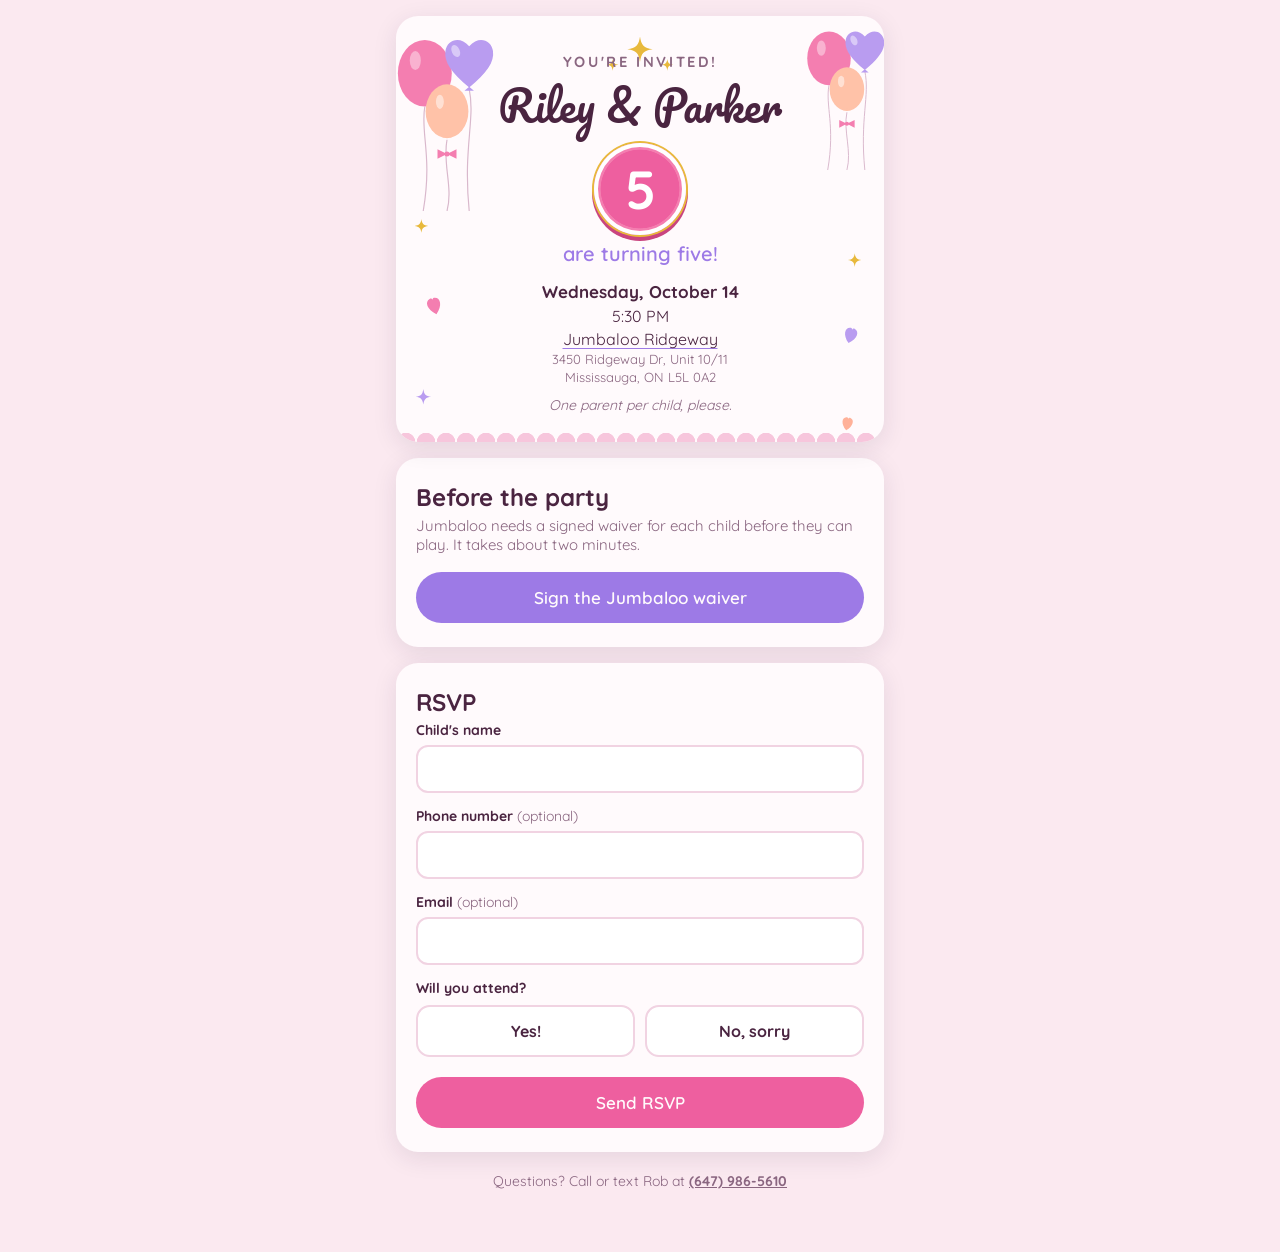
<file: index.html>
<!doctype html>
<html lang="en">
<head>
  <meta charset="utf-8">
  <meta name="viewport" content="width=device-width, initial-scale=1">
  <title>RSVP</title>
  <!-- Link preview for texts and chats. Crawlers don't run JS, so these are static. -->
  <meta property="og:title" content="Riley &amp; Parker's 5th Birthday">
  <meta property="og:description" content="Wednesday, October 14 at 5:30 PM at Jumbaloo Ridgeway. Tap to RSVP.">
  <meta property="og:image" content="https://rkunka31.github.io/birthday-invite/assets/share-invite.png">
  <meta property="og:url" content="https://rkunka31.github.io/birthday-invite/">
  <meta property="og:type" content="website">
  <meta name="twitter:card" content="summary_large_image">
  <link rel="stylesheet" href="assets/base.css">
  <script src="config.js"></script>
  <script src="assets/app.js"></script>
</head>
<body>
  <main class="rsvp-page">
    <header class="hero">
      <div class="decor" aria-hidden="true"></div>
      <p class="eyebrow">You're invited!</p>
      <h1 class="names" data-field="names"></h1>
      <div class="age-badge" data-field="age"></div>
      <p class="tagline">are turning <span data-field="ageWord"></span>!</p>
      <p class="details">
        <strong data-field="dateLabel"></strong><br>
        <span data-field="time"></span><br>
        <a class="map-link" data-href="mapUrl" target="_blank" rel="noopener" data-field="location" data-placeholder="Location TBD"></a><br>
        <small class="address" data-field="address" data-hide-empty></small>
      </p>
      <p class="note" data-field="guestNote" data-hide-empty></p>
    </header>

    <section class="panel waiver" data-show-if="waiverUrl">
      <h2>Before the party</h2>
      <p class="sub">Jumbaloo needs a signed waiver for each child before they can play. It takes about two minutes.</p>
      <a class="btn btn-secondary" data-href="waiverUrl" target="_blank" rel="noopener">Sign the Jumbaloo waiver</a>
    </section>

    <section class="panel" id="form-panel">
      <h2>RSVP</h2>
      <p class="sub" data-hide-empty-scope>Please reply by <span data-field="rsvpBy" data-hide-empty></span>.</p>

      <form id="rsvp" novalidate>
        <label class="field">
          <span>Child's name</span>
          <input name="name" autocomplete="off" required>
        </label>
        <label class="field">
          <span>Phone number <em>(optional)</em></span>
          <input name="phone" type="tel" autocomplete="tel" inputmode="tel">
        </label>
        <label class="field">
          <span>Email <em>(optional)</em></span>
          <input name="email" type="email" autocomplete="email">
        </label>
        <label class="hp" aria-hidden="true">Website <input name="website" tabindex="-1" autocomplete="off"></label>

        <fieldset>
          <legend>Will you attend?</legend>
          <div class="choices">
            <label class="choice"><input type="radio" name="attending" value="yes" required><span>Yes!</span></label>
            <label class="choice"><input type="radio" name="attending" value="no"><span>No, sorry</span></label>
          </div>
        </fieldset>

        <button class="btn" type="submit">Send RSVP</button>
        <p class="error" id="error" role="alert" hidden></p>
      </form>
    </section>

    <section class="panel thanks" id="thanks" hidden>
      <p class="big" id="thanks-icon"></p>
      <h2 id="thanks-title"></h2>
      <p class="sub" id="thanks-body"></p>
      <a class="btn" id="thanks-waiver" data-href="waiverUrl" target="_blank" rel="noopener" hidden>Sign the Jumbaloo waiver</a>
    </section>

    <p class="footer">Questions? Call or text <span data-field="host.name"></span> at
      <a data-href="telHref" data-field="host.phone"></a></p>
  </main>

  <script>
    (function () {
      var form = document.getElementById("rsvp");
      var error = document.getElementById("error");
      var button = form.querySelector("button");

      function showError(msg) { error.textContent = msg; error.hidden = false; }

      function showThanks(attending) {
        document.getElementById("form-panel").hidden = true;
        var yes = attending === "yes";
        document.getElementById("thanks-icon").textContent = yes ? "🎉" : "💌";
        document.getElementById("thanks-title").textContent = yes ? "See you there!" : "Thanks for letting us know";
        document.getElementById("thanks-body").textContent = yes
          ? PARTY.dateLabel + " at " + PARTY.time + ". " + (PARTY.guestNote || "")
          : "We'll miss you. Thanks for replying.";
        document.getElementById("thanks-waiver").hidden = !(yes && PARTY.waiverUrl);
        var waiver = document.querySelector(".panel.waiver");
        if (waiver && yes) waiver.hidden = true; // shown inside the thanks panel instead
        document.getElementById("thanks").hidden = false;
        document.getElementById("thanks").scrollIntoView({ block: "center" });
      }

      form.addEventListener("submit", function (e) {
        e.preventDefault();
        error.hidden = true;
        var data = new FormData(form);
        var name = (data.get("name") || "").trim();
        var phone = (data.get("phone") || "").trim();
        var email = (data.get("email") || "").trim();
        var attending = data.get("attending");

        if (!name) return showError("Please enter your child's name.");
        if (phone && phone.replace(/\D/g, "").length < 10) return showError("Please enter a 10-digit phone number, or leave it blank.");
        if (email && !form.email.checkValidity()) return showError("That email address doesn't look right.");
        if (!attending) return showError("Please choose yes or no.");
        if (data.get("website")) return showThanks(attending); // bot filled the hidden field

        if (!PARTY.rsvpEndpoint) {
          return showError("Online RSVP isn't connected yet. Please text " + PARTY.host.name + " at " + PARTY.host.phone + ".");
        }

        button.disabled = true;
        button.textContent = "Sending…";
        // Apps Script doesn't send CORS headers, so post as a simple form request and don't read the reply.
        fetch(PARTY.rsvpEndpoint, {
          method: "POST",
          mode: "no-cors",
          body: new URLSearchParams({ name: name, phone: phone, email: email, attending: attending })
        }).then(function () {
          showThanks(attending);
        }).catch(function () {
          button.disabled = false;
          button.textContent = "Send RSVP";
          showError("Something went wrong. Please try again or text " + PARTY.host.name + " at " + PARTY.host.phone + ".");
        });
      });
    })();
  </script>
</body>
</html>
</file>
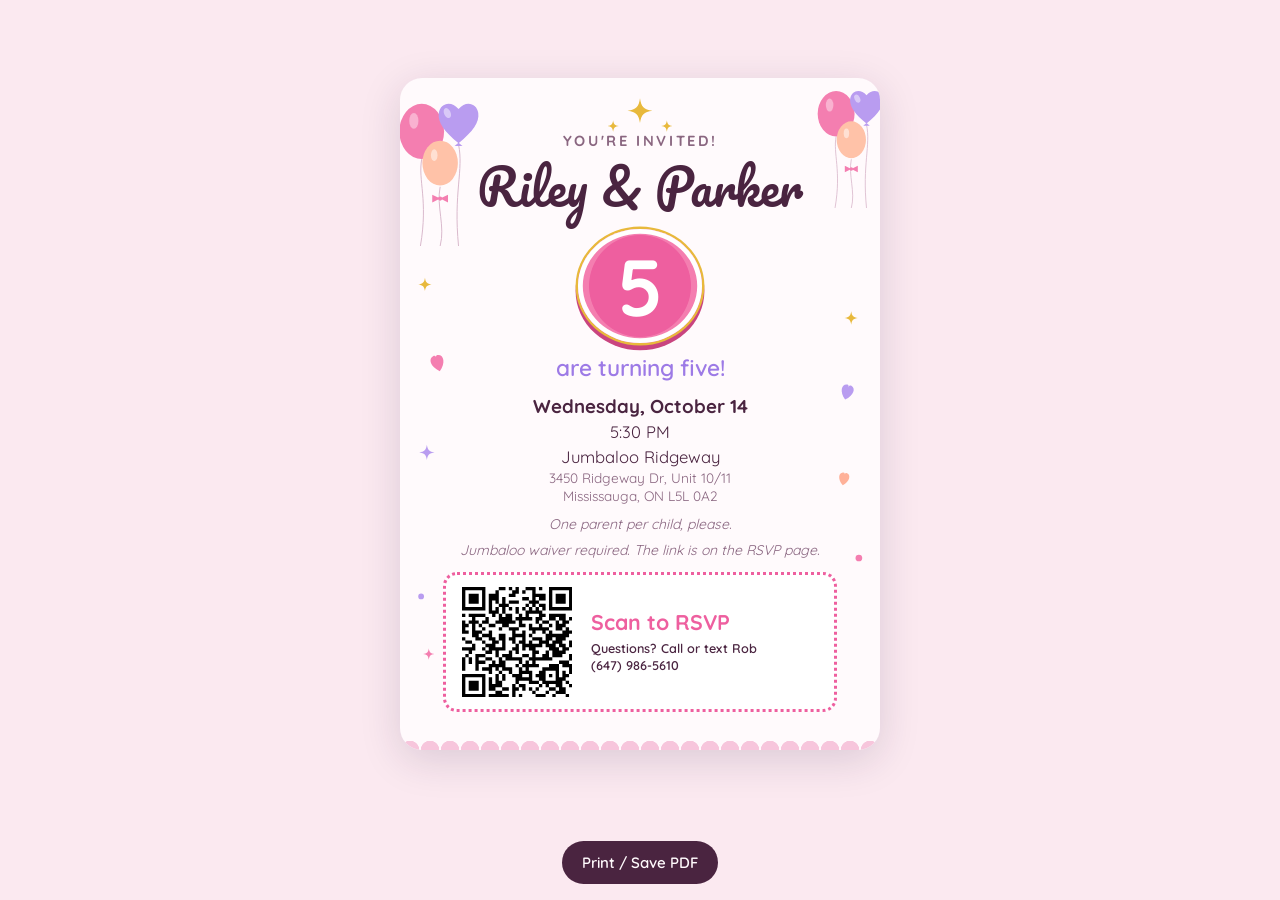
<file: invite.html>
<!doctype html>
<html lang="en">
<head>
  <meta charset="utf-8">
  <meta name="viewport" content="width=device-width, initial-scale=1">
  <title>Birthday Invitation</title>
  <link rel="stylesheet" href="assets/base.css">
  <script src="config.js"></script>
  <script src="assets/app.js"></script>
  <script src="assets/vendor/qrcode.js"></script>
</head>
<body>
  <main class="invite-page">
    <article class="card">
      <div class="decor" aria-hidden="true"></div>

      <p class="eyebrow">You're invited!</p>
      <h1 class="names" data-field="names"></h1>
      <div class="age-badge" data-field="age"></div>
      <p class="tagline">are turning <span data-field="ageWord"></span>!</p>

      <p class="details">
        <strong data-field="dateLabel"></strong><br>
        <span data-field="time"></span><br>
        <span data-field="location" data-placeholder="Location TBD"></span><br>
        <small class="address" data-field="address" data-hide-empty></small>
      </p>
      <p class="note" data-field="guestNote" data-hide-empty></p>
      <p class="note waiver-note" data-show-if="waiverUrl">Jumbaloo waiver required. The link is on the RSVP page.</p>

      <section class="rsvp-block">
        <div class="qr" id="qr" aria-label="QR code linking to the RSVP page"></div>
        <div class="rsvp-text">
          <h2>Scan to RSVP</h2>
          <p data-hide-empty-scope>Please reply by <span data-field="rsvpBy" data-hide-empty></span></p>
          <p class="contact">Questions? Call or text <span data-field="host.name"></span><br><span data-field="host.phone"></span></p>
        </div>
      </section>
    </article>
  </main>

  <div class="toolbar">
    <button type="button" onclick="window.print()">Print / Save PDF</button>
  </div>

  <script>
    document.addEventListener("DOMContentLoaded", function () {
      var qr = qrcode(0, "M");
      qr.addData(PARTY.siteUrl);
      qr.make();
      document.getElementById("qr").innerHTML = qr.createSvgTag({ cellSize: 4, margin: 0, scalable: true });
    });
  </script>
</body>
</html>
</file>
<file: assets/base.css>
/* Layout shared by every theme. Themes set the variables below and add decoration. */
:root {
  --page-bg: #f4efe6;
  --card-bg: #fffdf8;
  --ink: #2b2340;
  --muted: #6b6380;
  --accent: #ef5d60;
  --accent-2: #3fa7d6;
  --accent-3: #f6c343;
  --field-bg: #ffffff;
  --field-border: #d9d2e3;
  --font-display: system-ui, sans-serif;
  --font-body: system-ui, sans-serif;
  --radius: 18px;
}

* { box-sizing: border-box; }
html, body { margin: 0; }
body {
  background: var(--page-bg);
  color: var(--ink);
  font-family: var(--font-body);
  -webkit-font-smoothing: antialiased;
}
.missing { background: #ffe58a; color: #5a4500; padding: 0 .3em; border-radius: 4px; }

/* ---------- Invitation card (invite.html) ---------- */
.invite-page { min-height: 100vh; display: grid; place-items: center; padding: 24px 16px 96px; }
.card {
  position: relative;
  width: 5in; height: 7in;
  max-width: 100%;
  background: var(--card-bg);
  border-radius: var(--radius);
  box-shadow: 0 10px 40px rgba(40, 30, 70, .15);
  overflow: hidden;
  display: flex; flex-direction: column; align-items: center;
  text-align: center;
  padding: .55in .45in .4in;
}
.card .decor { position: absolute; inset: 0; pointer-events: none; }
.card > *:not(.decor) { position: relative; }

.eyebrow {
  font-family: var(--font-body);
  text-transform: uppercase; letter-spacing: .18em;
  font-size: 11pt; font-weight: 700; color: var(--muted);
  margin: 0;
}
.names {
  font-family: var(--font-display);
  font-size: 34pt; line-height: 1.05; font-weight: 700;
  margin: .08in 0 0; color: var(--ink);
}
.age-badge {
  display: grid; place-items: center;
  width: 1.3in; height: 1.3in; margin: .12in 0 .04in;
  border-radius: 50%;
  background: var(--accent); color: #fff;
  font-family: var(--font-display); font-weight: 700;
  font-size: 60pt; line-height: 1;
  box-shadow: 0 .06in 0 var(--accent-shadow, rgba(0,0,0,.12));
}
.tagline {
  font-family: var(--font-display);
  font-size: 17pt; margin: .06in 0 .12in; color: var(--accent-2); font-weight: 600;
}
.details { font-size: 12.5pt; line-height: 1.45; margin: 0; }
.details strong { font-size: 14pt; }
.address { display: inline-block; font-size: .82em; line-height: 1.35; color: var(--muted); white-space: pre-line; }
.note { font-size: 10.5pt; color: var(--muted); margin: .08in 0 0; font-style: italic; }

.waiver-note { margin-bottom: .14in; }
.rsvp-block {
  margin-top: auto;
  display: flex; align-items: center; gap: .2in;
  text-align: left;
  background: var(--rsvp-bg, rgba(255,255,255,.85));
  border: 2px dashed var(--accent-2);
  border-radius: 14px;
  padding: .12in .16in;
  width: 100%;
}
.qr { width: 1.15in; height: 1.15in; flex: none; }
.qr svg { width: 100%; height: 100%; display: block; }
.rsvp-text h2 { font-family: var(--font-display); font-size: 16pt; margin: 0 0 .03in; color: var(--accent); }
.rsvp-text p { margin: 0; font-size: 9.5pt; line-height: 1.4; color: var(--muted); }
.rsvp-text .contact { color: var(--ink); font-weight: 600; margin-top: .05in; }

.toolbar {
  position: fixed; bottom: 16px; left: 50%; transform: translateX(-50%);
  display: flex; gap: 8px;
}
.toolbar button, .btn {
  font: 600 15px var(--font-body);
  border: 0; border-radius: 999px; cursor: pointer;
  padding: 12px 20px;
  background: var(--ink); color: var(--card-bg);
}

@media print {
  @page { size: 5in 7in; margin: 0; }
  body { background: none; }
  .invite-page { padding: 0; min-height: 0; display: block; }
  .card { box-shadow: none; border-radius: 0; }
  .toolbar { display: none; }
  .missing { background: none; }
}

/* ---------- RSVP page (index.html) ---------- */
.rsvp-page { max-width: 520px; margin: 0 auto; padding: 16px 16px 48px; }
.hero {
  position: relative; overflow: hidden;
  background: var(--card-bg);
  border-radius: var(--radius);
  padding: 36px 20px 28px;
  text-align: center;
  box-shadow: 0 6px 24px rgba(40, 30, 70, .1);
}
.hero .decor { position: absolute; inset: 0; pointer-events: none; }
.hero > *:not(.decor) { position: relative; }
.hero .names { font-size: clamp(30px, 9vw, 42px); }
.hero .age-badge { width: 92px; height: 92px; font-size: 54px; margin: 12px auto 4px; }
.hero .tagline { font-size: 20px; margin-bottom: 14px; }
.hero .details { font-size: 16px; }
.hero .details strong { font-size: 17px; }
.map-link { color: inherit; text-decoration-color: var(--accent-2); text-underline-offset: 3px; }
.hero .note { font-size: 14px; margin-top: 8px; }

.panel {
  margin-top: 16px;
  background: var(--card-bg);
  border-radius: var(--radius);
  padding: 24px 20px;
  box-shadow: 0 6px 24px rgba(40, 30, 70, .1);
}
.panel h2 { font-family: var(--font-display); font-size: 24px; margin: 0 0 4px; }
.panel .sub { margin: 0 0 18px; color: var(--muted); font-size: 15px; }

.field { display: block; margin-bottom: 14px; }
.field span { display: block; font-weight: 700; font-size: 14px; margin-bottom: 6px; }
.field span em { font-weight: 400; color: var(--muted); font-style: normal; }
.field input {
  width: 100%;
  font: 16px var(--font-body); color: var(--ink);
  background: var(--field-bg);
  border: 2px solid var(--field-border); border-radius: 12px;
  padding: 12px 14px;
}
.field input:focus { outline: none; border-color: var(--accent-2); }

fieldset { border: 0; padding: 0; margin: 4px 0 20px; }
legend { font-weight: 700; font-size: 14px; margin-bottom: 8px; padding: 0; }
.choices { display: grid; grid-template-columns: 1fr 1fr; gap: 10px; }
.choice input { position: absolute; opacity: 0; pointer-events: none; }
.choice span {
  display: block; text-align: center;
  border: 2px solid var(--field-border); border-radius: 14px;
  padding: 14px 8px; font-weight: 700; font-size: 16px; cursor: pointer;
  background: var(--field-bg);
}
.choice input:focus-visible + span { outline: 3px solid var(--accent-2); outline-offset: 2px; }
.choice input[value="yes"]:checked + span { background: var(--accent-2); border-color: var(--accent-2); color: #fff; }
.choice input[value="no"]:checked + span { background: var(--muted); border-color: var(--muted); color: #fff; }

.btn { width: 100%; background: var(--accent); font-size: 17px; padding: 15px; }
a.btn { display: block; text-align: center; text-decoration: none; }
.btn-secondary { background: var(--accent-2); }
.btn[disabled] { opacity: .6; cursor: default; }
.error { color: #b3261e; font-size: 14px; margin: 10px 0 0; }
.hp { position: absolute; left: -9999px; }

.thanks { text-align: center; }
.thanks .btn { margin-top: 8px; }
.thanks .big { font-size: 48px; margin: 0; }
.footer { text-align: center; color: var(--muted); font-size: 14px; margin-top: 20px; }
.footer a { color: inherit; font-weight: 700; }
</file>
